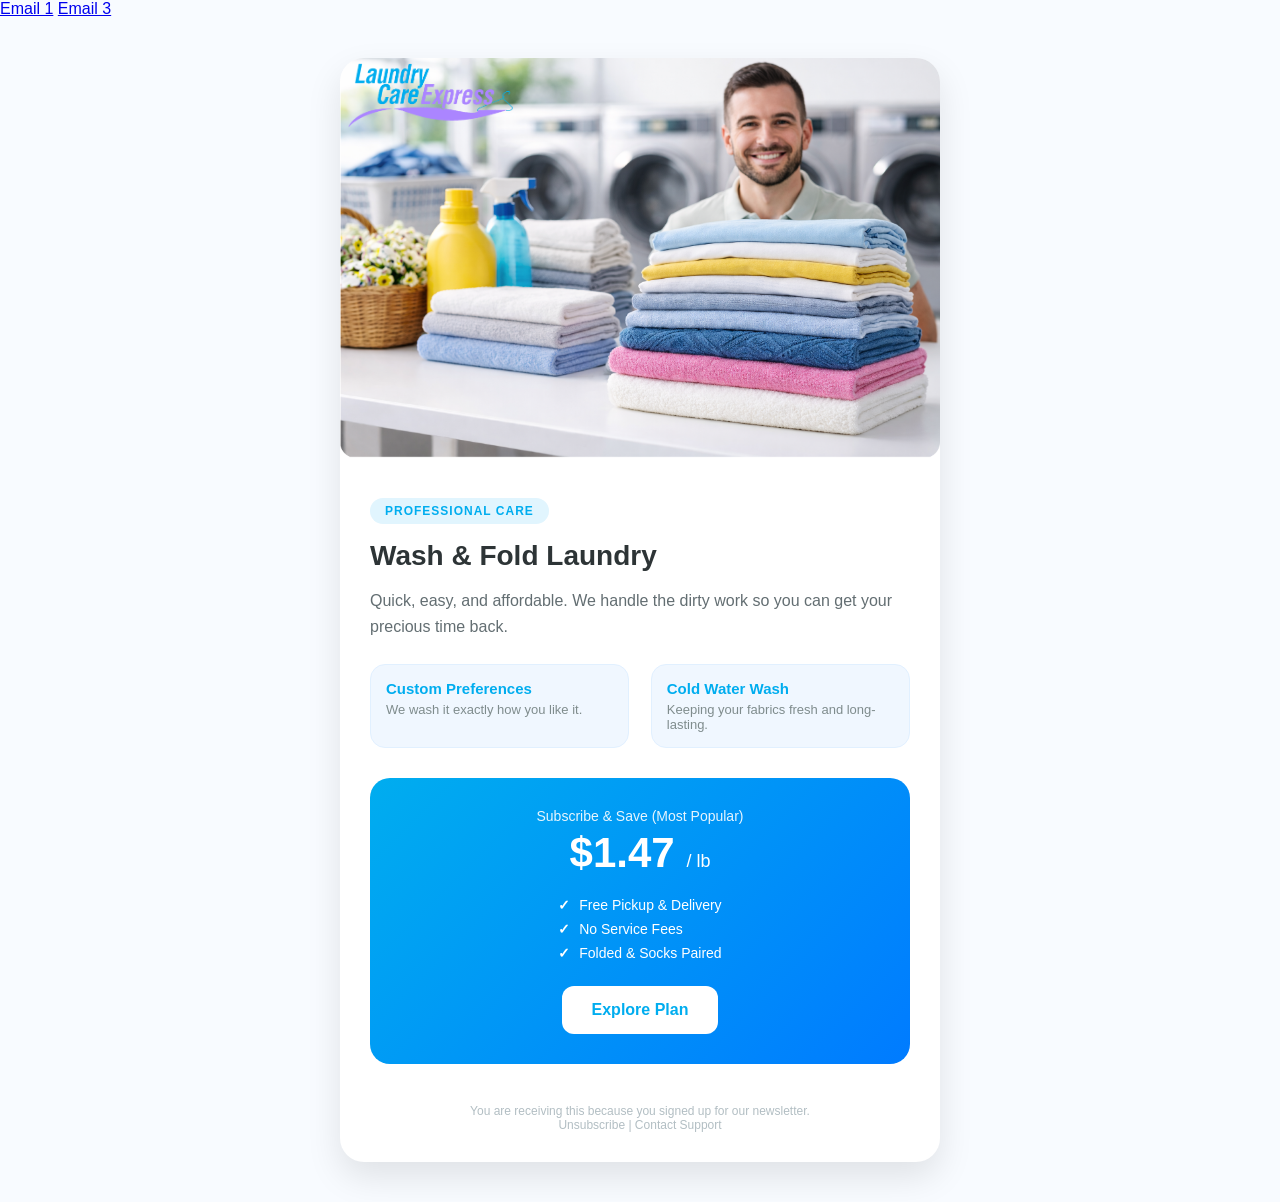
<file: email2.html>
<!DOCTYPE html
    PUBLIC "-//W3C//DTD XHTML 1.0 Transitional//EN" "http://www.w3.org/TR/xhtml1/DTD/xhtml1-transitional.dtd">
<html xmlns="http://www.w3.org/1999/xhtml">

<head>
    <meta http-equiv="Content-Type" content="text/html; charset=UTF-8" />
    <meta name="viewport" content="width=device-width, initial-scale=1.0" />
    <title>Premium Wash & Fold</title>
     <link href="https://fonts.googleapis.com/css2?family=Inter:wght@400;600;700&display=swap" rel="stylesheet">
    <style>
        /* RESET STYLES */
        body {
            margin: 0;
            padding: 0;
                 font-family: 'Inter', sans-serif;
            min-width: 100%;
            background-color: #f8fbff;
            font-family: 'Segoe UI', Helvetica, Arial, sans-serif;
        }

        table {
            border-spacing: 0;
            font-family: sans-serif;
            color: #2d3436;
        }

        td {
            padding: 0;
        }

        img {
            border: 0;
            max-width: 100%;
            height: auto;
            display: block;
        }
        .hero_email2{
            position: relative;
            border:#007bff ;
        }
        .email2_logo{
            position: absolute; 
            left: 0;
            top: 0;
            width: 180px;
        }

        /* MOBILE STYLES */
        @media screen and (max-width: 600px) {
            .wrapper {
                width: 100% !important;
            }

            .content-padding {
                padding: 20px !important;
            }

            .info-column {
                display: block !important;
                width: 100% !important;
                margin-bottom: 10px !important;
            }
        }
    </style>
</head>

<body>

    <div>
        <a href="index.html">Email 1</a>
        <a href="email3.html">Email 3</a>
    </div>
    <center
        style="width: 100%; table-layout: fixed; background-color: #f8fbff; padding-bottom: 40px; padding-top: 40px;">
        <div
            style="max-width: 600px; background-color: #ffffff; border-radius: 24px; overflow: hidden; box-shadow: 0 15px 35px rgba(0,0,0,0.1);">

            <table width="100%" cellpadding="0" cellspacing="0" border="0">
                <tr>
                    <td class="hero_email2">
                        <img src="./emailimage.png" alt="Laundry Service" width="600" style="width: 100%;" />
                        <img class="email2_logo" src="./logo.png" alt="">
                    </td>
                </tr>
            </table>

            <table width="100%" cellpadding="0" cellspacing="0" border="0">
                <tr>
                    <td class="content-padding" style="padding: 40px 30px;">

                        <table cellpadding="0" cellspacing="0" border="0" style="margin-bottom: 15px;">
                            <tr>
                                <td style="background-color: #e1f5fe; border-radius: 50px; padding: 6px 15px;">
                                    <p
                                        style="margin: 0; color: #00adef; font-size: 12px; font-weight: bold; text-transform: uppercase; letter-spacing: 1px;">
                                        Professional Care</p>
                                </td>
                            </tr>
                        </table>

                        <h1 style="margin: 0 0 15px 0; font-size: 28px; line-height: 1.2; color: #2d3436;">Wash & Fold
                            Laundry</h1>
                        <p style="margin: 0 0 25px 0; font-size: 16px; line-height: 1.6; color: #636e72;">Quick, easy,
                            and affordable. We handle the dirty work so you can get your precious time back.</p>

                        <table width="100%" cellpadding="0" cellspacing="0" border="0">
                            <tr>
                                <td class="info-column" width="48%" valign="top"
                                    style="background-color: #f0f7ff; border: 1px solid #e1f0ff; border-radius: 15px; padding: 15px;">
                                    <h4 style="margin: 0 0 5px 0; color: #00adef; font-size: 15px;">Custom Preferences
                                    </h4>
                                    <p style="margin: 0; font-size: 13px; color: #7f8c8d;">We wash it exactly how you
                                        like it.</p>
                                </td>
                                <td class="info-column" width="4%">&nbsp;</td>
                                <td class="info-column" width="48%" valign="top"
                                    style="background-color: #f0f7ff; border: 1px solid #e1f0ff; border-radius: 15px; padding: 15px;">
                                    <h4 style="margin: 0 0 5px 0; color: #00adef; font-size: 15px;">Cold Water Wash</h4>
                                    <p style="margin: 0; font-size: 13px; color: #7f8c8d;">Keeping your fabrics fresh
                                        and long-lasting.</p>
                                </td>
                            </tr>
                        </table>

                        <div style="height: 30px;">&nbsp;</div>

                        <table width="100%" cellpadding="0" cellspacing="0" border="0"
                            style="background: linear-gradient(135deg, #00adef 0%, #007bff 100%); background-color: #00adef; border-radius: 20px; text-align: center; color: #ffffff;">
                            <tr>
                                <td style="padding: 30px;">
                                    <p style="margin: 0 0 5px 0; font-size: 14px; opacity: 0.9;">Subscribe & Save (Most
                                        Popular)</p>
                                    <h2 style="margin: 0 0 20px 0; font-size: 42px; font-weight: 800;">$1.47 <span
                                            style="font-size: 18px; font-weight: normal;">/ lb</span></h2>

                                    <table align="center" style="margin-bottom: 25px;">
                                        <tr>
                                            <td
                                                style="padding-bottom: 8px; color: #ffffff; font-size: 14px; text-align: left;">
                                                <span style="font-weight: bold; margin-right: 5px;">✓</span> Free Pickup
                                                & Delivery
                                            </td>
                                        </tr>
                                        <tr>
                                            <td
                                                style="padding-bottom: 8px; color: #ffffff; font-size: 14px; text-align: left;">
                                                <span style="font-weight: bold; margin-right: 5px;">✓</span> No Service
                                                Fees
                                            </td>
                                        </tr>
                                        <tr>
                                            <td
                                                style="padding-bottom: 0; color: #ffffff; font-size: 14px; text-align: left;">
                                                <span style="font-weight: bold; margin-right: 5px;">✓</span> Folded &
                                                Socks Paired
                                            </td>
                                        </tr>
                                    </table>

                                    <table width="100%" cellpadding="0" cellspacing="0" border="0">
                                        <tr>
                                            <td>
                                                <a href="#"
                                                    style="background-color: #ffffff; color: #00adef; padding: 15px 30px; border-radius: 12px; text-decoration: none; font-weight: bold; display: inline-block;">Explore
                                                    Plan</a>
                                            </td>
                                        </tr>
                                    </table>
                                </td>
                            </tr>
                        </table>

                    </td>
                </tr>
            </table>

            <table width="100%" cellpadding="0" cellspacing="0" border="0">
                <tr>
                    <td style="padding: 0 30px 30px 30px; text-align: center;">
                        <p style="font-size: 12px; color: #b2bec3; margin: 0;">
                            You are receiving this because you signed up for our newsletter.<br>
                            Unsubscribe | Contact Support
                        </p>
                    </td>
                </tr>
            </table>
        </div>
    </center>
</body>

</html>
</file>
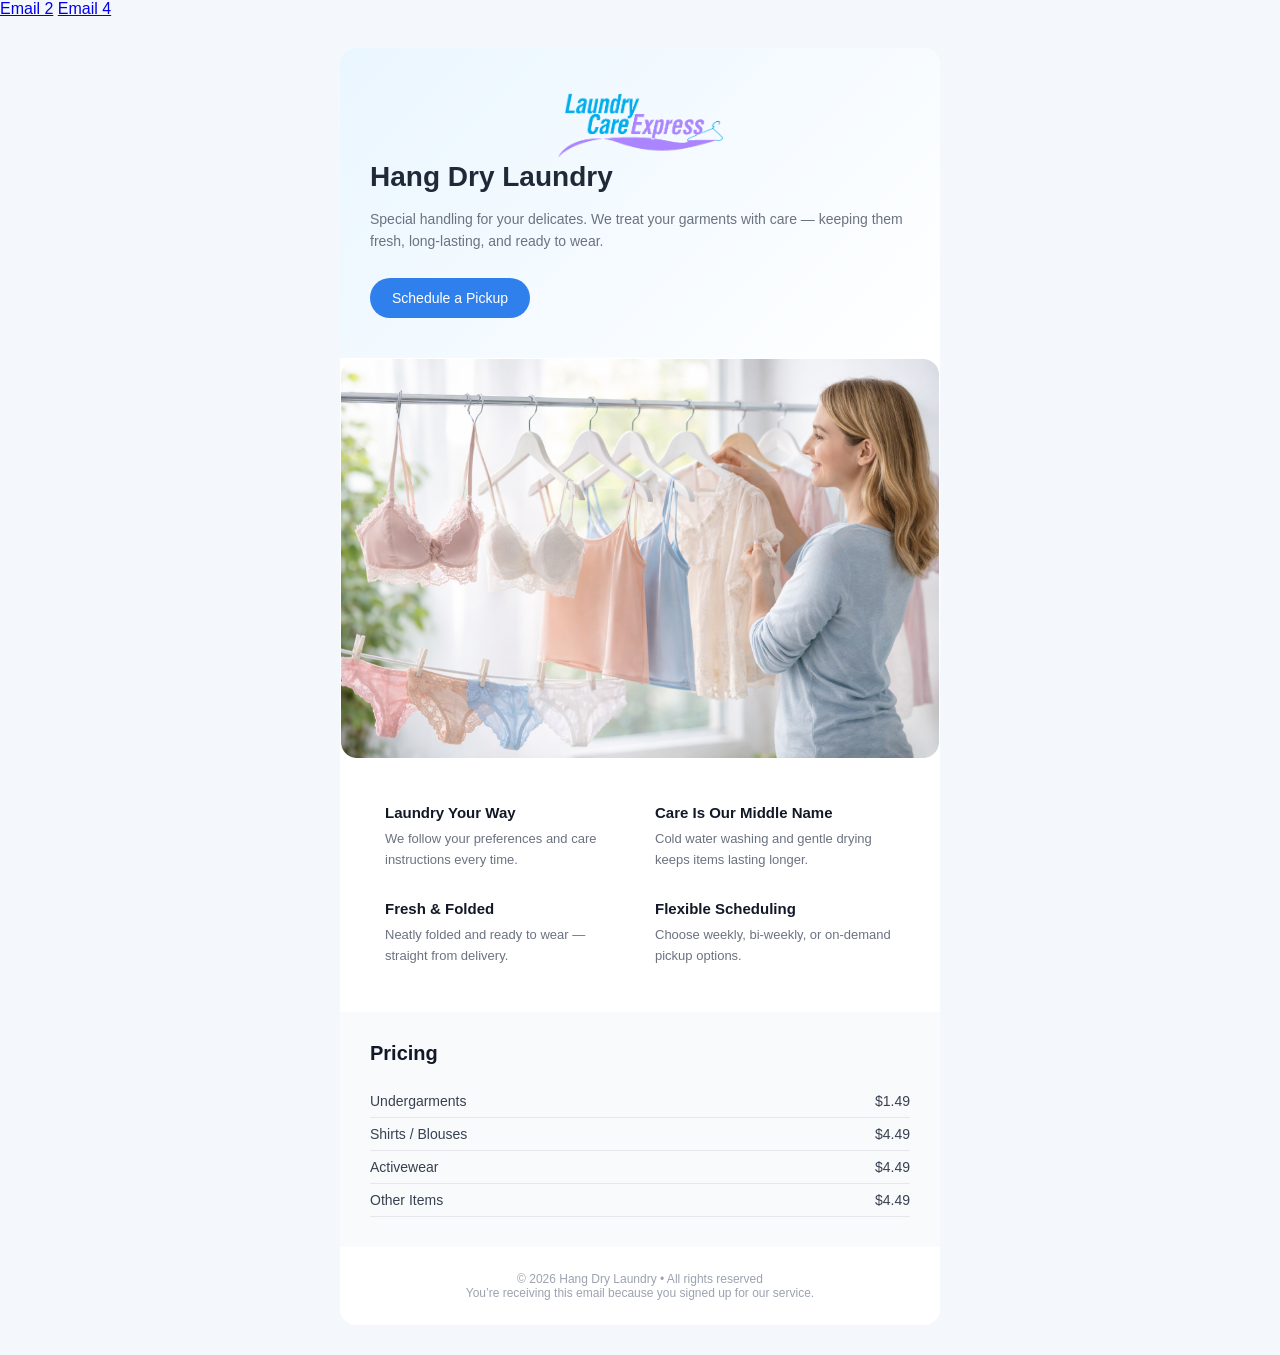
<file: email3.html>
<!DOCTYPE html>
<html>

<head>
  <meta charset="UTF-8">
  <title>Hang Dry Laundry</title>
  <meta name="viewport" content="width=device-width, initial-scale=1.0">
  <link href="https://fonts.googleapis.com/css2?family=Inter:wght@400;600;700&display=swap" rel="stylesheet">
  <style>
    body {
      margin: 0;
      font-family: 'Inter', sans-serif;
      padding: 0;
      background-color: #f4f7fb;
      font-family: Arial, Helvetica, sans-serif;
    }

    table {
      border-spacing: 0;
    }

    .wrapper {
      width: 100%;
      table-layout: fixed;
      background-color: #f4f7fb;
      padding: 30px 0;
    }

    .main {
      background-color: #ffffff;
      margin: 0 auto;
      width: 600px;
      border-radius: 16px;
      overflow: hidden;
    }

    .hero {
      background: linear-gradient(135deg, #eaf6ff, #ffffff);
      padding: 40px 30px;
      text-align: left;
    }

    .hero h1 {
      margin: 0 0 15px;
      font-size: 28px;
      color: #1f2937;
    }

    .hero p {
      margin: 0 0 25px;
      font-size: 14px;
      color: #6b7280;
      line-height: 1.6;
    }

    .btn {
      background-color: #2f80ed;
      color: #ffffff;
      text-decoration: none;
      padding: 12px 22px;
      border-radius: 50px;
      font-size: 14px;
      display: inline-block;
    }

    .image-section img {
      width: 100%;
      display: block;
    }

    .features {
      padding: 30px;
    }

    .feature-box {
      width: 50%;
      padding: 15px;
      vertical-align: top;
    }

    .feature-box h3 {
      margin: 0 0 8px;
      font-size: 15px;
      color: #111827;
    }

    .feature-box p {
      margin: 0;
      font-size: 13px;
      color: #6b7280;
      line-height: 1.6;
    }

    .pricing {
      background-color: #f9fafb;
      padding: 30px;
    }

    .pricing h2 {
      margin: 0 0 20px;
      font-size: 20px;
      color: #111827;
    }

    .price-row {
      border-bottom: 1px solid #e5e7eb;
      padding: 8px 0;
      font-size: 14px;
      color: #374151;
    }

    .footer {
      padding: 25px;
      text-align: center;
      font-size: 12px;
      color: #9ca3af;
    }

    .logo {
      width: 180px;
    }

    .logobox {
      display: flex;
      justify-content: center;
    }

    @media screen and (max-width: 600px) {
      .main {
        width: 95% !important;
      }

      .feature-box {
        width: 100% !important;
        display: block;
      }
    }
  </style>
</head>

<body>

  <div>
    <a href="email2.html">Email 2</a>
    <a href="email4.html">Email 4</a>
  </div>
  <center class="wrapper">
    <table class="main" width="100%">


      <!-- HERO -->
      <tr>
        <td class="hero">
          <div class="logobox">
            <img class="logo" src="./logo.png" alt="">
          </div>
          <h1>Hang Dry Laundry</h1>
          <p>
            Special handling for your delicates.
            We treat your garments with care — keeping them fresh, long-lasting, and ready to wear.
          </p>
          <a href="#" class="btn">Schedule a Pickup</a>
        </td>
      </tr>

      <!-- IMAGE -->
      <tr>
        <td class="image-section">
          <img src="./interior-train 2.png" alt="Laundry Service">
        </td>
      </tr>

      <!-- FEATURES -->
      <tr>
        <td class="features">
          <table width="100%">
            <tr>
              <td class="feature-box">
                <h3>Laundry Your Way</h3>
                <p>We follow your preferences and care instructions every time.</p>
              </td>
              <td class="feature-box">
                <h3>Care Is Our Middle Name</h3>
                <p>Cold water washing and gentle drying keeps items lasting longer.</p>
              </td>
            </tr>
            <tr>
              <td class="feature-box">
                <h3>Fresh & Folded</h3>
                <p>Neatly folded and ready to wear — straight from delivery.</p>
              </td>
              <td class="feature-box">
                <h3>Flexible Scheduling</h3>
                <p>Choose weekly, bi-weekly, or on-demand pickup options.</p>
              </td>
            </tr>
          </table>
        </td>
      </tr>

      <!-- PRICING -->
      <tr>
        <td class="pricing">
          <h2>Pricing</h2>

          <table width="100%">
            <tr>
              <td class="price-row">Undergarments</td>
              <td class="price-row" align="right">$1.49</td>
            </tr>
            <tr>
              <td class="price-row">Shirts / Blouses</td>
              <td class="price-row" align="right">$4.49</td>
            </tr>
            <tr>
              <td class="price-row">Activewear</td>
              <td class="price-row" align="right">$4.49</td>
            </tr>
            <tr>
              <td class="price-row">Other Items</td>
              <td class="price-row" align="right">$4.49</td>
            </tr>
          </table>

        </td>
      </tr>

      <!-- FOOTER -->
      <tr>
        <td class="footer">
          © 2026 Hang Dry Laundry • All rights reserved <br>
          You’re receiving this email because you signed up for our service.
        </td>
      </tr>

    </table>
  </center>

</body>

</html>
</file>
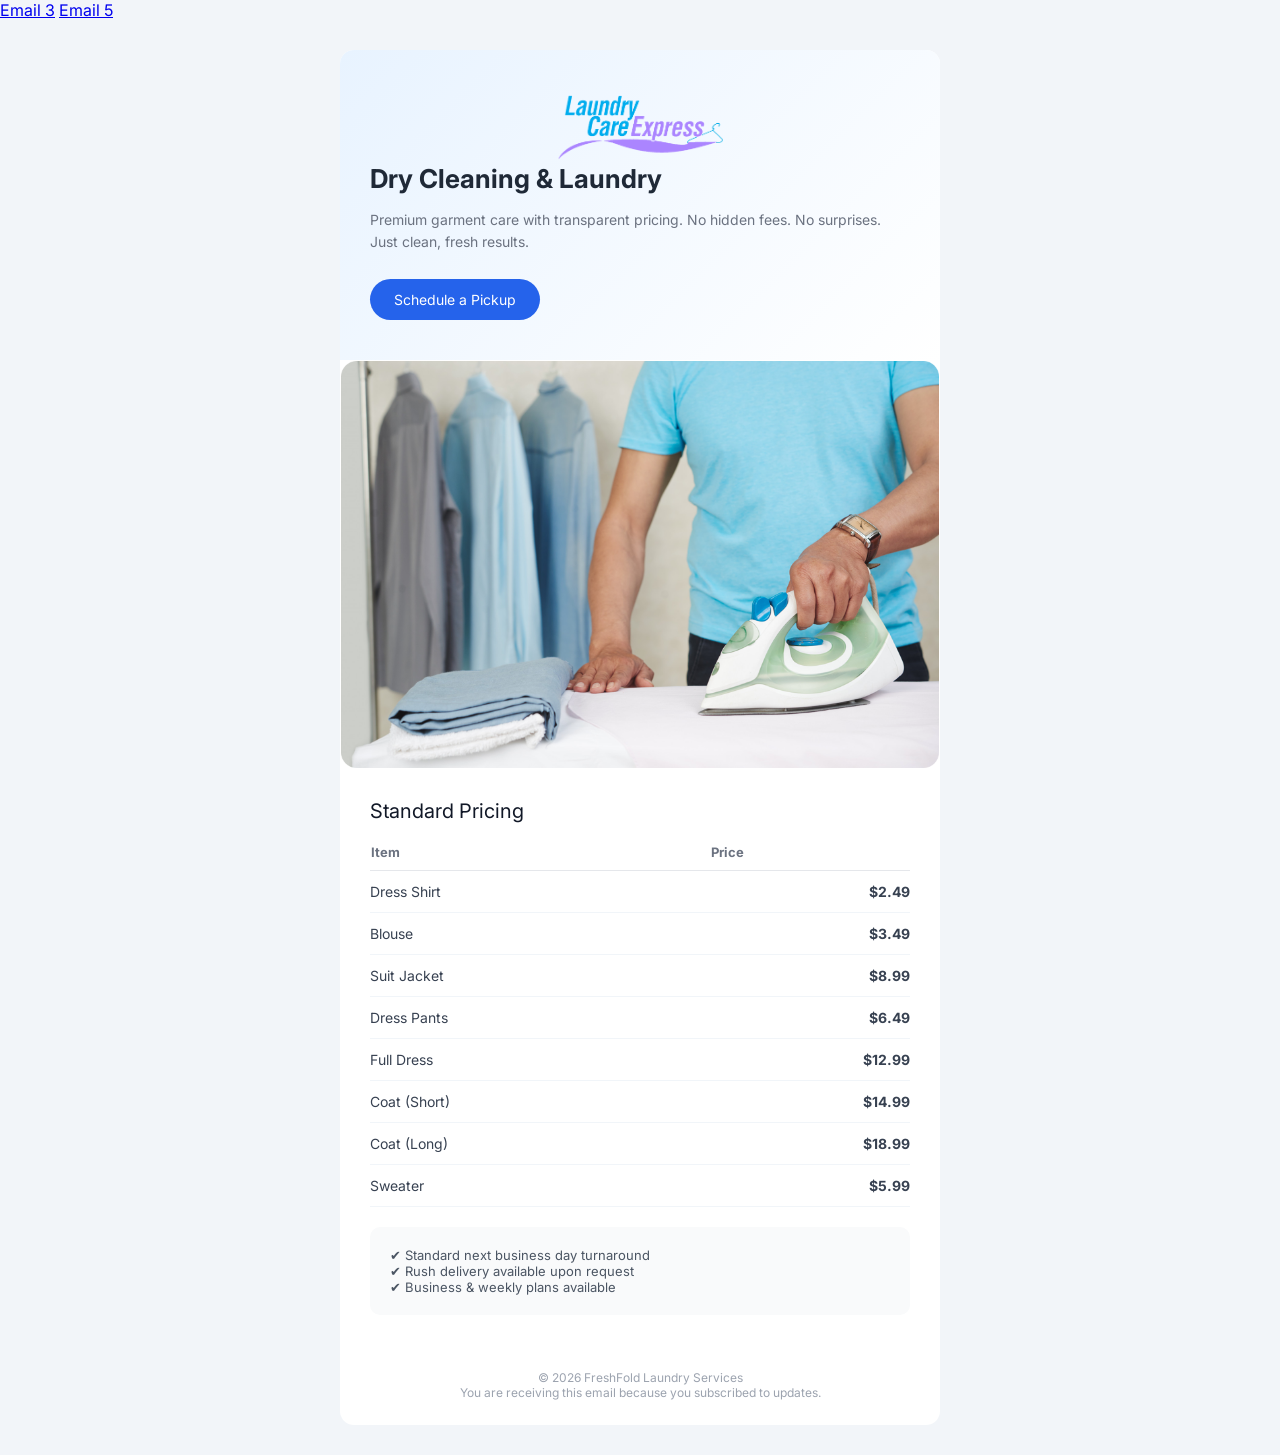
<file: email4.html>
<!DOCTYPE html>
<html>

<head>
  <meta charset="UTF-8">
  <title>Dry Cleaning & Laundry</title>
  <meta name="viewport" content="width=device-width, initial-scale=1.0">
   <link href="https://fonts.googleapis.com/css2?family=Inter:wght@400;600;700&display=swap" rel="stylesheet">
  <style>
    body {
      margin: 0;
      padding: 0;
      background-color: #f2f5f9;
      font-family: 'Inter', sans-serif;
    }

    table {
      border-spacing: 0;
    }

    .wrapper {
      width: 100%;
      table-layout: fixed;
      padding: 30px 0;
      background-color: #f2f5f9;
    }

    .container {
      width: 600px;
      margin: 0 auto;
      background-color: #ffffff;
      border-radius: 14px;
      overflow: hidden;
    }

    .header {
      background: linear-gradient(135deg, #e8f3ff, #ffffff);
      padding: 40px 30px;
    }

    .header h1 {
      margin: 0 0 15px;
      font-size: 26px;
      color: #1f2937;
    }

    .header p {
      margin: 0 0 25px;
      font-size: 14px;
      color: #6b7280;
      line-height: 1.6;
    }

    .btn {
      display: inline-block;
      padding: 12px 24px;
      background-color: #2563eb;
      color: #ffffff;
      text-decoration: none;
      font-size: 14px;
      border-radius: 50px;
    }

    .section {
      padding: 30px;
    }

    .section-title {
      font-size: 20px;
      margin-bottom: 20px;
      color: #111827;
    }

    .pricing-table {
      width: 100%;
      border-collapse: collapse;
    }

    .pricing-table th {
      text-align: left;
      font-size: 13px;
      color: #6b7280;
      padding-bottom: 10px;
      border-bottom: 1px solid #e5e7eb;
    }

    .pricing-table td {
      padding: 12px 0;
      font-size: 14px;
      color: #374151;
      border-bottom: 1px solid #f1f5f9;
    }

    .price {
      text-align: right;
      font-weight: bold;
      color: #111827;
    }

    .highlight {
      background-color: #f9fafb;
      border-radius: 10px;
      padding: 20px;
      margin-top: 20px;
      font-size: 13px;
      color: #4b5563;
    }

    .footer {
      padding: 25px;
      text-align: center;
      font-size: 12px;
      color: #9ca3af;
    }


    .image-section img {
      width: 100%;
      display: block;
    }

    .logobox {
      display: flex;
      justify-content: center;
    }

    .logo{
            width: 180px;
    }
    @media screen and (max-width: 600px) {
      .container {
        width: 95% !important;
      }
    }
  </style>
</head>

<body>

  <div>
    <a href="email3.html">Email 3</a>
    <a href="email5.html">Email 5</a>
  </div>

  <center class="wrapper">
    <table class="container">

      <!-- HEADER -->
      <tr>


        <td class="header">
          <div class="logobox">
            <img class="logo" src="./logo.png" alt="">
          </div>
          <h1>Dry Cleaning & Laundry</h1>
          <p>
            Premium garment care with transparent pricing.
            No hidden fees. No surprises. Just clean, fresh results.
          </p>
          <a href="#" class="btn">Schedule a Pickup</a>
        </td>
      </tr>


      <tr>
        <td class="image-section">
          <img src="./interior-train 2 (1).png" alt="Laundry Service">
        </td>
      </tr>

      <!-- PRICING SECTION -->
      <tr>
        <td class="section">
          <div class="section-title">Standard Pricing</div>

          <table class="pricing-table">
            <tr>
              <th>Item</th>
              <th class="price">Price</th>
            </tr>

            <tr>
              <td>Dress Shirt</td>
              <td class="price">$2.49</td>
            </tr>
            <tr>
              <td>Blouse</td>
              <td class="price">$3.49</td>
            </tr>
            <tr>
              <td>Suit Jacket</td>
              <td class="price">$8.99</td>
            </tr>
            <tr>
              <td>Dress Pants</td>
              <td class="price">$6.49</td>
            </tr>
            <tr>
              <td>Full Dress</td>
              <td class="price">$12.99</td>
            </tr>
            <tr>
              <td>Coat (Short)</td>
              <td class="price">$14.99</td>
            </tr>
            <tr>
              <td>Coat (Long)</td>
              <td class="price">$18.99</td>
            </tr>
            <tr>
              <td>Sweater</td>
              <td class="price">$5.99</td>
            </tr>
          </table>

          <div class="highlight">
            ✔ Standard next business day turnaround
            <br>
            ✔ Rush delivery available upon request
            <br>
            ✔ Business & weekly plans available
          </div>

        </td>
      </tr>

      <!-- FOOTER -->
      <tr>
        <td class="footer">
          © 2026 FreshFold Laundry Services <br>
          You are receiving this email because you subscribed to updates.
        </td>
      </tr>

    </table>
  </center>

</body>

</html>
</file>
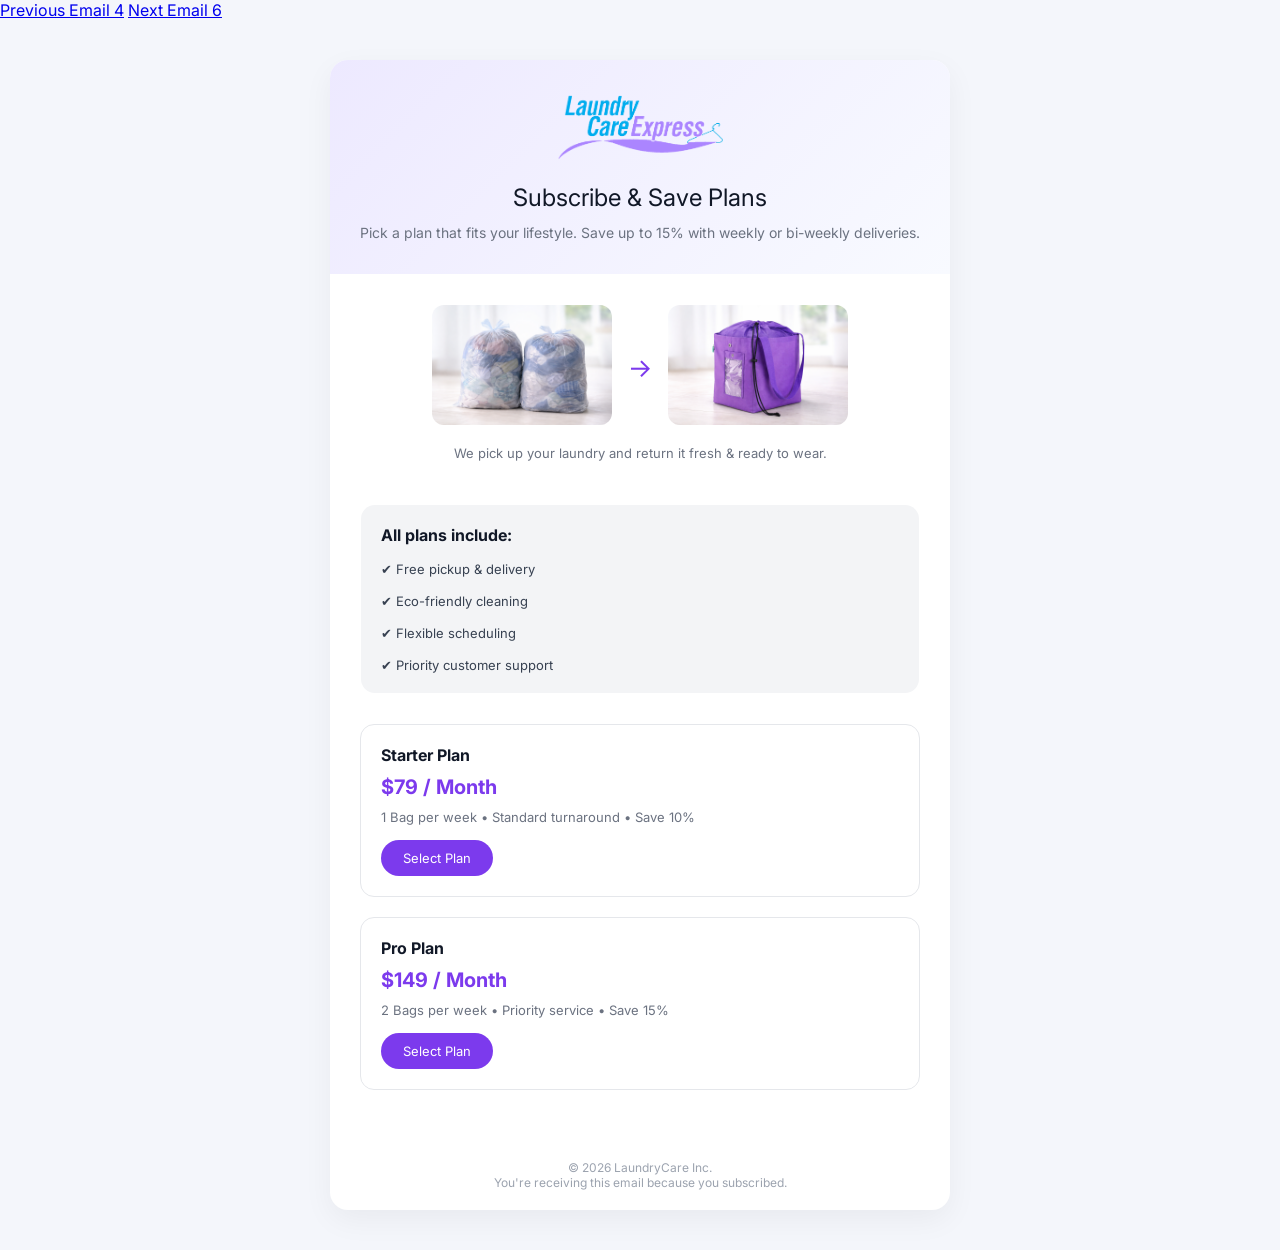
<file: email5.html>
<!DOCTYPE html>
<html>

<head>
  <meta charset="UTF-8">
  <meta name="viewport" content="width=device-width, initial-scale=1.0">
  <title>Subscribe & Save Plans</title>
 <link href="https://fonts.googleapis.com/css2?family=Inter:wght@400;600;700&display=swap" rel="stylesheet">
  <style>
    body {
      margin: 0;
      padding: 0;
      background: #f4f6fb;
        font-family: 'Inter', sans-serif;
    }

    table {
      border-spacing: 0;
    }

    .wrapper {
      width: 100%;
      padding: 40px 0;
    }

    .container {
      width: 620px;
      margin: 0 auto;
      background: #ffffff;
      border-radius: 18px;
      overflow: hidden;
      box-shadow: 0 10px 30px rgba(0, 0, 0, 0.05);
    }

    .header {
      background: linear-gradient(135deg, #ede9ff, #f8faff);
      padding: 30px;
      text-align: center;
    }

    .logo {
      font-size: 22px;
      font-weight: bold;
      color: #5b21b6;
      letter-spacing: 1px;
    }

    .title {
      font-size: 24px;
      margin: 15px 0 10px;
      color: #111827;
    }

    .subtitle {
      font-size: 14px;
      color: #6b7280;
      line-height: 1.6;
    }

    .process {
      padding: 30px;
      text-align: center;
    }

    .process img {
      width: 180px;
      border-radius: 12px;
    }

    .arrow {
      font-size: 26px;
      color: #7c3aed;
      padding: 0 15px;
    }

    .benefits {
      background: #f3f4f6;
      margin: 0 30px 30px;
      padding: 20px;
      border-radius: 14px;
      font-size: 13px;
      color: #374151;
    }

    .benefits h3 {
      margin-top: 0;
      font-size: 16px;
      color: #111827;
    }

    .plans {
      padding: 0 30px 30px;
    }

    .plan-card {
      border: 1px solid #e5e7eb;
      border-radius: 14px;
      padding: 20px;
      margin-bottom: 20px;
    }

    .plan-title {
      font-size: 16px;
      font-weight: bold;
      color: #111827;
    }

    .plan-price {
      font-size: 20px;
      color: #7c3aed;
      font-weight: bold;
      margin: 10px 0;
    }

    .plan-desc {
      font-size: 13px;
      color: #6b7280;
    }

    .btn {
      display: inline-block;
      margin-top: 15px;
      padding: 10px 22px;
      background: #7c3aed;
      color: #ffffff;
      text-decoration: none;
      border-radius: 30px;
      font-size: 13px;
    }

    .footer {
      text-align: center;
      padding: 20px;
      font-size: 12px;
      color: #9ca3af;
    }

    .logo_1 {
      width: 180px;
    }

    @media screen and (max-width:650px) {
      .container {
        width: 95% !important;
      }
    }
  </style>
</head>

<body>

  <div>
    <a href="email4.html">Previous Email 4</a>
    <a href="email6.html">Next Email 6</a>
  </div>

  <center class="wrapper">
    <table class="container">

      <!-- HEADER -->
      <tr>
        <td class="header">
          <div class="logo">
            <img class="logo_1" src="./logo.png" alt="">
          </div>
          <div class="title">Subscribe & Save Plans</div>
          <div class="subtitle">
            Pick a plan that fits your lifestyle. Save up to 15%
            with weekly or bi-weekly deliveries.
          </div>
        </td>
      </tr>

      <!-- PROCESS SECTION -->
      <tr>
        <td class="process">
          <table align="center">
            <tr>
              <td>
                <img src="./five_2.png" alt="Pickup Bag">
              </td>
              <td class="arrow">→</td>
              <td>
                <img src="./five_1.png" alt="Garment Care">
              </td>
            </tr>
          </table>
          <p style="font-size:13px;color:#6b7280;margin-top:15px;">
            We pick up your laundry and return it fresh & ready to wear.
          </p>
        </td>
      </tr>

      <!-- BENEFITS -->
      <tr>
        <td>
          <div class="benefits">
            <h3>All plans include:</h3>
            ✔ Free pickup & delivery<br><br>
            ✔ Eco-friendly cleaning<br><br>
            ✔ Flexible scheduling<br><br>
            ✔ Priority customer support
          </div>
        </td>
      </tr>

      <!-- PLANS -->
      <tr>
        <td class="plans">

          <div class="plan-card">
            <div class="plan-title">Starter Plan</div>
            <div class="plan-price">$79 / Month</div>
            <div class="plan-desc">
              1 Bag per week • Standard turnaround • Save 10%
            </div>
            <a href="#" class="btn">Select Plan</a>
          </div>

          <div class="plan-card">
            <div class="plan-title">Pro Plan</div>
            <div class="plan-price">$149 / Month</div>
            <div class="plan-desc">
              2 Bags per week • Priority service • Save 15%
            </div>
            <a href="#" class="btn">Select Plan</a>
          </div>

        </td>
      </tr>

      <!-- FOOTER -->
      <tr>
        <td class="footer">
          © 2026 LaundryCare Inc. <br>
          You're receiving this email because you subscribed.
        </td>
      </tr>

    </table>
  </center>

</body>

</html>
</file>
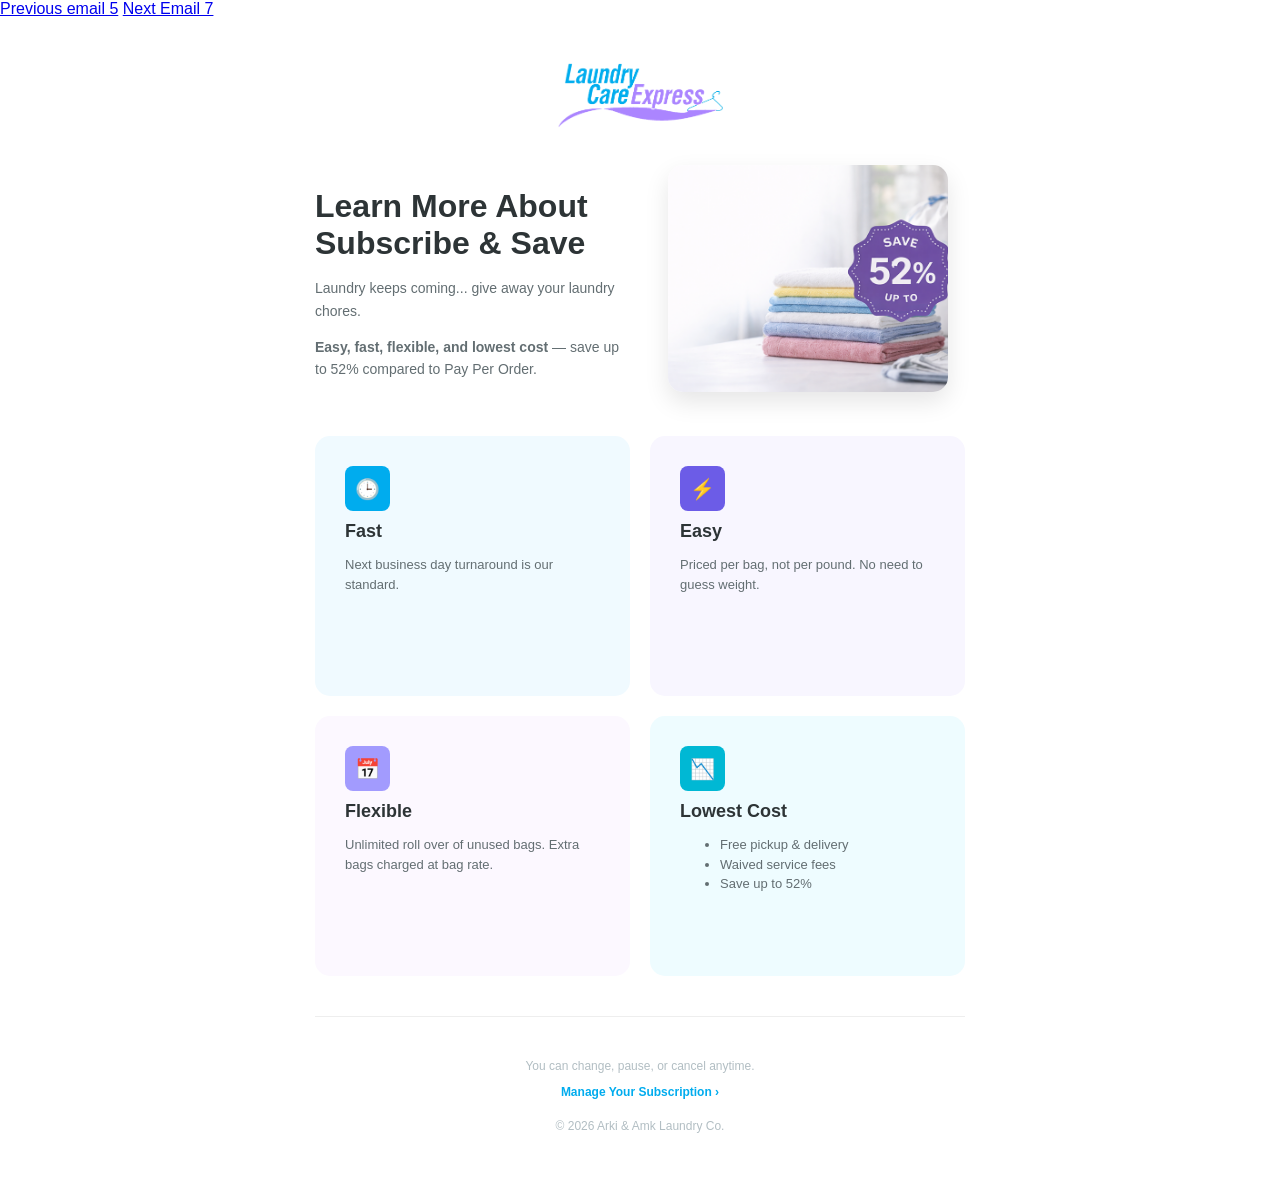
<file: email6.html>
<!DOCTYPE html>
<html lang="en">
<head>
<meta charset="UTF-8">
<meta name="viewport" content="width=device-width, initial-scale=1.0">
<title>Subscribe & Save - Arki & Amk</title>

<style>
body{
    margin:0;
    padding:0;
    font-family:'Segoe UI', Arial, sans-serif;
    background:#ffffff;
}

.container{
    max-width:650px;
    margin:20px auto;
    padding:20px;
}

.logo{
    text-align:center;
    margin-bottom:30px;
}

.hero{
    display:flex;
    align-items:center;
    gap:20px;
    margin-bottom:40px;
}

.hero-text{
    flex:1;
}

.hero-text h1{
    font-size:32px;
    margin-bottom:15px;
    color:#2d3436;
}

.hero-text p{
    color:#636e72;
    font-size:14px;
    line-height:1.6;
}

.hero-img{
    flex:1;
    text-align:center;
}

.hero-img img{
    width:100%;
    max-width:280px;
    border-radius:15px;
    box-shadow:0 10px 25px rgba(0,0,0,0.1);
}

.cards{
    display:grid;
    grid-template-columns:repeat(2,1fr);
    gap:20px;
    margin-bottom:40px;
}

.card{
    border-radius:15px;
    padding:30px;   /* 🔥 Proper Padding Added */
    min-height:200px;
}

.card h3{
    margin-top:10px;
    margin-bottom:10px;
    font-size:18px;
    color:#2d3436;
}

.card p, .card ul{
    font-size:13px;
    color:#636e72;
    line-height:1.5;
}

.icon{
    width:45px;
    height:45px;
    border-radius:8px;
    display:flex;
    align-items:center;
    justify-content:center;
    color:white;
    font-size:20px;
}

.fast{ background:#f0faff; }
.easy{ background:#f8f6ff; }
.flexible{ background:#fcf8ff; }
.lowest{ background:#eefcff; }

.fast .icon{ background:#00acee; }
.easy .icon{ background:#6c5ce7; }
.flexible .icon{ background:#a29bfe; }
.lowest .icon{ background:#00b8d4; }

.footer{
    text-align:center;
    border-top:1px solid #eeeeee;
    padding-top:30px;
    font-size:12px;
    color:#b2bec3;
}

.footer a{
    color:#00acee;
    text-decoration:none;
    font-weight:bold;
}

/* Responsive */
@media(max-width:600px){
    .hero{
        flex-direction:column;
        text-align:center;
    }

    .cards{
        grid-template-columns:1fr;
    }
}
</style>
</head>

<body>
<div>
    <a href="email5.html">Previous email 5</a>

    <a href="email7.html">Next Email 7</a>
</div>
<div class="container">

    <div class="logo">
        <img src="./logo.png" width="180" alt="Logo">
    </div>

    <div class="hero">
        <div class="hero-text">
            <h1>Learn More About<br>Subscribe & Save</h1>
            <p>Laundry keeps coming... give away your laundry chores.</p>
            <p><b>Easy, fast, flexible, and lowest cost</b> — save up to 52% compared to Pay Per Order.</p>
        </div>
        <div class="hero-img">
            <img src="./ImageWithFallback.png" alt="Discount">
        </div>
    </div>

    <div class="cards">

        <div class="card fast">
            <div class="icon">🕒</div>
            <h3>Fast</h3>
            <p>Next business day turnaround is our standard.</p>
        </div>

        <div class="card easy">
            <div class="icon">⚡</div>
            <h3>Easy</h3>
            <p>Priced per bag, not per pound. No need to guess weight.</p>
        </div>

        <div class="card flexible">
            <div class="icon">📅</div>
            <h3>Flexible</h3>
            <p>Unlimited roll over of unused bags. Extra bags charged at bag rate.</p>
        </div>

        <div class="card lowest">
            <div class="icon">📉</div>
            <h3>Lowest Cost</h3>
            <ul>
                <li>Free pickup & delivery</li>
                <li>Waived service fees</li>
                <li>Save up to 52%</li>
            </ul>
        </div>

    </div>

    <div class="footer">
        <p>You can change, pause, or cancel anytime.</p>
        <a href="#">Manage Your Subscription ›</a>
        <p style="margin-top:20px;">© 2026 Arki & Amk Laundry Co.</p>
    </div>

</div>

</body>
</html>
</file>
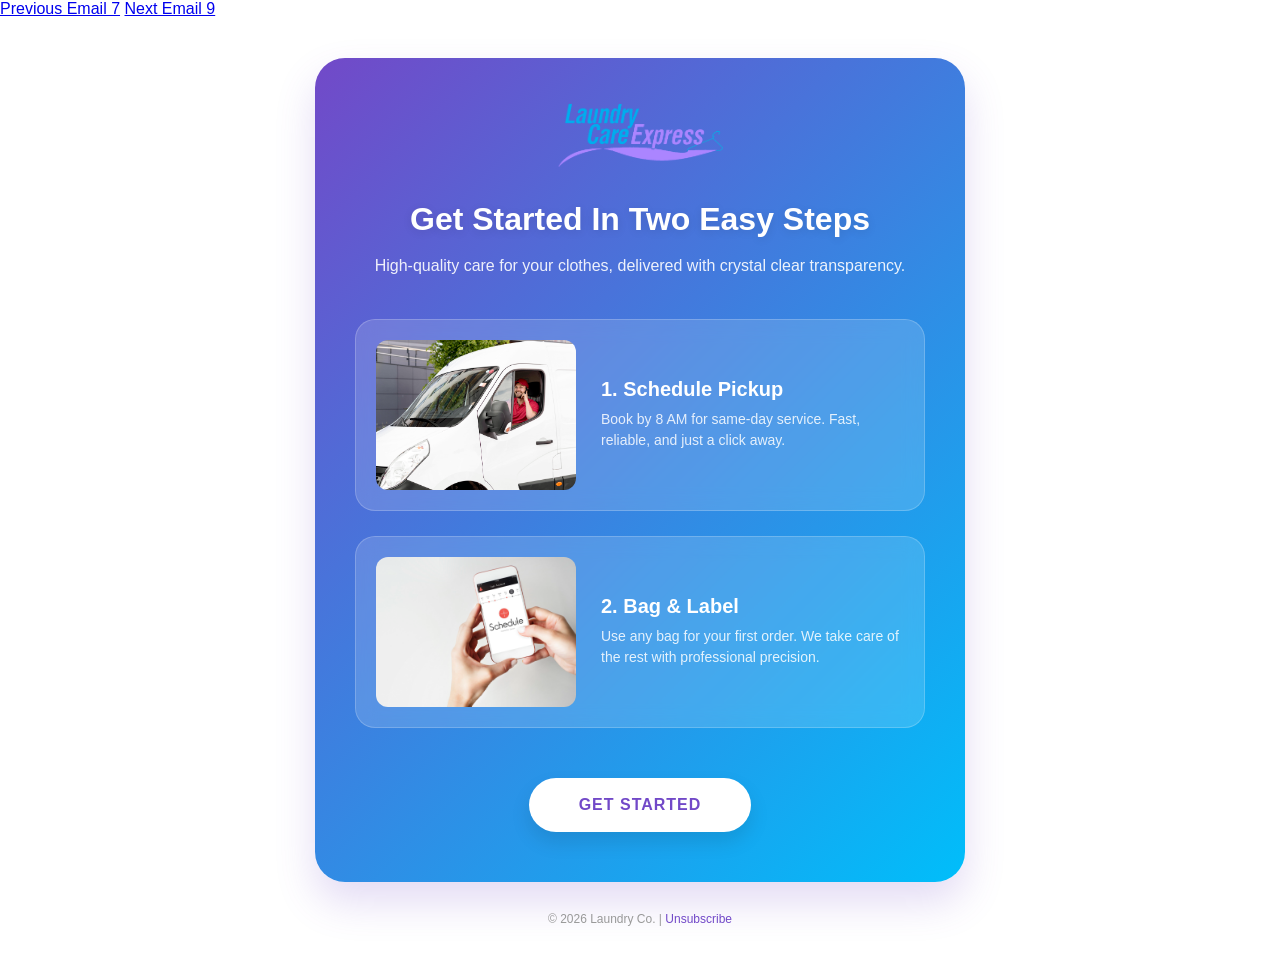
<file: email8.html>
<!DOCTYPE html>
<html lang="bn">

<head>
    <meta charset="UTF-8">
    <meta name="viewport" content="width=device-width, initial-scale=1.0">
    <title>Glassmorphism Laundry Template</title>
    <link href="https://fonts.googleapis.com/css2?family=Inter:wght@400;600;700&display=swap" rel="stylesheet">
    <style>
        body {
            font-family: 'Inter', sans-serif;
        }

        @media screen and (max-width: 600px) {
            .container {
                width: 95% !important;
            }

            .col-stack {
                display: block !important;
                width: 100% !important;
                text-align: center !important;
            }

            .image-fixed {
                width: 100% !important;
                height: 180px !important;
                margin-bottom: 15px;
            }

            .padding-left-zero {
                padding-left: 0 !important;
            }

            .hero-title {
                font-size: 24px !important;
            }
        }
    </style>
</head>

<body style="margin: 0; padding: 0; background-color: #ffffff; font-family: 'Segoe UI', Arial, sans-serif;">
    <div>
        <a href="email7.html">Previous Email 7</a>
        <a href="email9.html">Next Email 9</a>
    </div>


    <table border="0" cellpadding="0" cellspacing="0" width="100%">
        <tr>
            <td align="center" style="padding: 40px 10px;">

                <table class="container" border="0" cellpadding="0" cellspacing="0" width="650"
                    style="background: linear-gradient(135deg, #7249c8 0%, #00befa 100%); border-radius: 30px; overflow: hidden; box-shadow: 0 20px 40px rgba(114, 73, 200, 0.2);">

                    <tr>
                    <tr>
                        <td align="center" style="padding: 40px 0 10px 0;">
                            <img src="./logo.png" alt="Logo" width="180"
                                style="display: block; border: 0; outline: none; text-decoration: none;">
                        </td>
                    </tr>
        </tr>

        <tr>
            <td align="center" style="padding: 20px 40px 30px 40px;">
                <h1 class="hero-title"
                    style="margin: 0; color: #ffffff; font-size: 32px; font-weight: 800; text-shadow: 0 2px 10px rgba(0,0,0,0.1);">
                    Get Started In Two Easy Steps</h1>
                <p style="margin: 15px 0 0 0; color: #ffffff; font-size: 16px; line-height: 1.6; opacity: 0.9;">
                    High-quality care for your clothes, delivered with crystal clear transparency.
                </p>
            </td>
        </tr>

        <tr>
            <td style="padding: 10px 40px;">

                <table border="0" cellpadding="0" cellspacing="0" width="100%"
                    style="margin-bottom: 25px; background: rgba(255, 255, 255, 0.15); backdrop-filter: blur(10px); -webkit-backdrop-filter: blur(10px); border: 1px solid rgba(255, 255, 255, 0.2); border-radius: 20px; padding: 20px;">
                    <tr>
                        <td class="col-stack" width="200" valign="middle">
                            <img src="./email8_1.png" class="image-fixed" alt="Step 1" width="200" height="150"
                                style="display: block; border-radius: 12px; object-fit: cover; background: #ffffff;">
                        </td>
                        <td class="col-stack padding-left-zero" valign="middle" style="padding-left: 25px;">
                            <h3 style="margin: 0 0 8px 0; color: #ffffff; font-size: 20px;">1. Schedule
                                Pickup</h3>
                            <p style="margin: 0; color: #ffffff; font-size: 14px; line-height: 1.5; opacity: 0.85;">
                                Book by 8 AM for same-day service. Fast, reliable, and just a click away.
                            </p>
                        </td>
                    </tr>
                </table>

                <table border="0" cellpadding="0" cellspacing="0" width="100%"
                    style="margin-bottom: 30px; background: rgba(255, 255, 255, 0.15); backdrop-filter: blur(10px); -webkit-backdrop-filter: blur(10px); border: 1px solid rgba(255, 255, 255, 0.2); border-radius: 20px; padding: 20px;">
                    <tr>
                        <td class="col-stack" width="200" valign="middle">
                            <img src="./email8_2.png" class="image-fixed" alt="Step 2" width="200" height="150"
                                style="display: block; border-radius: 12px; object-fit: cover; background: #ffffff;">
                        </td>
                        <td class="col-stack padding-left-zero" valign="middle" style="padding-left: 25px;">
                            <h3 style="margin: 0 0 8px 0; color: #ffffff; font-size: 20px;">2. Bag & Label
                            </h3>
                            <p style="margin: 0; color: #ffffff; font-size: 14px; line-height: 1.5; opacity: 0.85;">
                                Use any bag for your first order. We take care of the rest with professional
                                precision.
                            </p>
                        </td>
                    </tr>
                </table>

            </td>
        </tr>

        <tr>
            <td align="center" style="padding: 10px 40px 50px 40px;">
                <a href="#"
                    style="background-color: #ffffff; color: #7249c8; padding: 18px 50px; text-decoration: none; border-radius: 50px; font-weight: bold; font-size: 16px; display: inline-block; box-shadow: 0 10px 20px rgba(0,0,0,0.1); letter-spacing: 1px;">GET
                    STARTED</a>
            </td>
        </tr>

    </table>

    <p style="margin-top: 30px; color: #999999; font-size: 12px;">
        &copy; 2026 Laundry Co. | <a href="#" style="color: #7249c8; text-decoration: none;">Unsubscribe</a>
    </p>

    </td>
    </tr>
    </table>
</body>

</html>
</file>
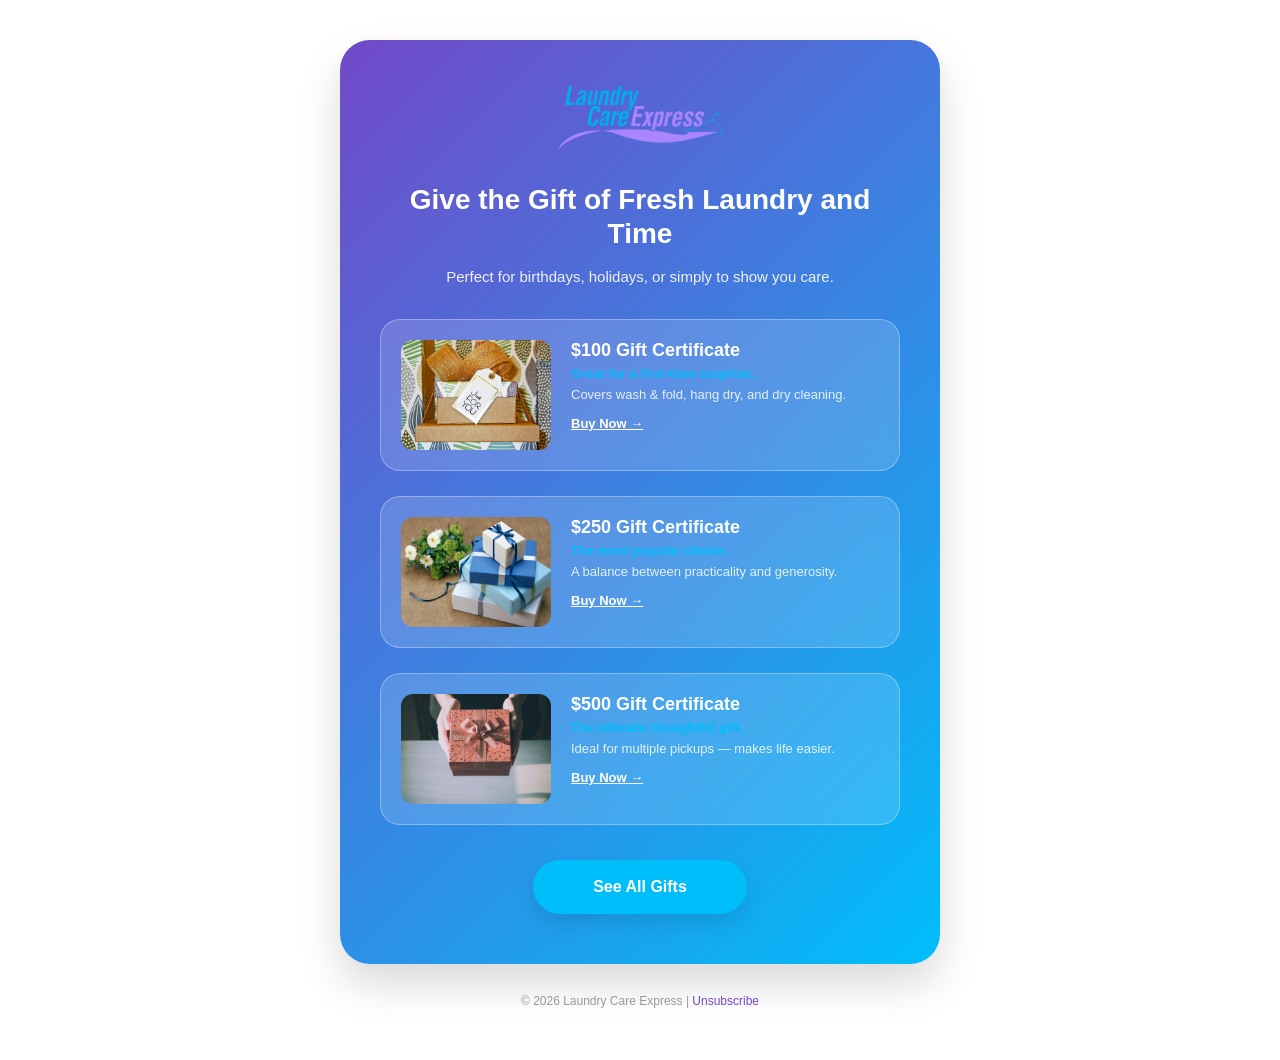
<file: email9.html>
<!DOCTYPE html>
<html lang="bn">

<head>
    <meta charset="UTF-8">
    <meta name="viewport" content="width=device-width, initial-scale=1.0">
    <title>Gift Certificate Email</title>
    <style>
        @media screen and (max-width: 600px) {
            .container { width: 95% !important; }
            .hero-title { font-size: 24px !important; }
            .card-table { padding: 15px !important; }
        }
    </style>
</head>

<body style="margin: 0; padding: 0; background-color: #ffffff; font-family: 'Segoe UI', Arial, sans-serif;">

    <table border="0" cellpadding="0" cellspacing="0" width="100%">
        <tr>
            <td align="center" style="padding: 40px 10px;">

                <table class="container" border="0" cellpadding="0" cellspacing="0" width="600"
                    style="background: linear-gradient(135deg, #7249c8 0%, #00befa 100%); border-radius: 30px; overflow: hidden; box-shadow: 0 20px 40px rgba(0,0,0,0.15);">
                    
                    <tr>
                        <td align="center" style="padding: 40px 0 10px 0;">
                            <img src="./logo.png" alt="Logo" width="180" style="display: block; border: 0;">
                        </td>
                    </tr>

                    <tr>
                        <td align="center" style="padding: 20px 40px 30px 40px;">
                            <h1 class="hero-title" style="margin: 0; color: #ffffff; font-size: 28px; font-weight: 800; line-height: 1.2;">Give the Gift of Fresh Laundry and Time</h1>
                            <p style="margin: 15px auto 0; color: #ffffff; font-size: 15px; line-height: 1.6; opacity: 0.9;">
                                Perfect for birthdays, holidays, or simply to show you care.
                            </p>
                        </td>
                    </tr>

                    <tr>
                        <td class="card-table" style="padding: 0 40px;">

                            <table border="0" cellpadding="0" cellspacing="0" width="100%" style="margin-bottom: 25px; background: rgba(255, 255, 255, 0.15); backdrop-filter: blur(10px); -webkit-backdrop-filter: blur(10px); border: 1px solid rgba(255, 255, 255, 0.3); border-radius: 20px; overflow: hidden;">
                                <tr>
                                    <td valign="middle" style="padding: 20px;">
                                        <table border="0" cellpadding="0" cellspacing="0" width="100%">
                                            <tr>
                                                <td width="150" style="padding-right: 20px;">
                                                    <img src="./card1.jpg" alt="$100" width="150" height="110" style="display: block; border-radius: 12px; object-fit: cover;">
                                                </td>
                                                <td valign="top">
                                                    <h3 style="margin: 0; color: #ffffff; font-size: 18px;">$100 Gift Certificate</h3>
                                                    <p style="margin: 5px 0; color: #00befa; font-weight: bold; font-size: 13px;">Great for a first-time surprise.</p>
                                                    <p style="margin: 0; color: #ffffff; font-size: 13px; opacity: 0.85; line-height: 1.4;">Covers wash & fold, hang dry, and dry cleaning.</p>
                                                    <a href="#" style="display: inline-block; margin-top: 12px; color: #ffffff; text-decoration: underline; font-weight: bold; font-size: 13px;">Buy Now &rarr;</a>
                                                </td>
                                            </tr>
                                        </table>
                                    </td>
                                </tr>
                            </table>

                            <table border="0" cellpadding="0" cellspacing="0" width="100%" style="margin-bottom: 25px; background: rgba(255, 255, 255, 0.15); backdrop-filter: blur(10px); -webkit-backdrop-filter: blur(10px); border: 1px solid rgba(255, 255, 255, 0.3); border-radius: 20px; overflow: hidden;">
                                <tr>
                                    <td valign="middle" style="padding: 20px;">
                                        <table border="0" cellpadding="0" cellspacing="0" width="100%">
                                            <tr>
                                                <td width="150" style="padding-right: 20px;">
                                                    <img src="./card2.jpg" alt="$250" width="150" height="110" style="display: block; border-radius: 12px; object-fit: cover;">
                                                </td>
                                                <td valign="top">
                                                    <h3 style="margin: 0; color: #ffffff; font-size: 18px;">$250 Gift Certificate</h3>
                                                    <p style="margin: 5px 0; color: #00befa; font-weight: bold; font-size: 13px;">The most popular choice.</p>
                                                    <p style="margin: 0; color: #ffffff; font-size: 13px; opacity: 0.85; line-height: 1.4;">A balance between practicality and generosity.</p>
                                                    <a href="#" style="display: inline-block; margin-top: 12px; color: #ffffff; text-decoration: underline; font-weight: bold; font-size: 13px;">Buy Now &rarr;</a>
                                                </td>
                                            </tr>
                                        </table>
                                    </td>
                                </tr>
                            </table>

                            <table border="0" cellpadding="0" cellspacing="0" width="100%" style="margin-bottom: 25px; background: rgba(255, 255, 255, 0.15); backdrop-filter: blur(10px); -webkit-backdrop-filter: blur(10px); border: 1px solid rgba(255, 255, 255, 0.3); border-radius: 20px; overflow: hidden;">
                                <tr>
                                    <td valign="middle" style="padding: 20px;">
                                        <table border="0" cellpadding="0" cellspacing="0" width="100%">
                                            <tr>
                                                <td width="150" style="padding-right: 20px;">
                                                    <img src="./card3.jpg" alt="$500" width="150" height="110" style="display: block; border-radius: 12px; object-fit: cover;">
                                                </td>
                                                <td valign="top">
                                                    <h3 style="margin: 0; color: #ffffff; font-size: 18px;">$500 Gift Certificate</h3>
                                                    <p style="margin: 5px 0; color: #00befa; font-weight: bold; font-size: 13px;">The ultimate thoughtful gift.</p>
                                                    <p style="margin: 0; color: #ffffff; font-size: 13px; opacity: 0.85; line-height: 1.4;">Ideal for multiple pickups — makes life easier.</p>
                                                    <a href="#" style="display: inline-block; margin-top: 12px; color: #ffffff; text-decoration: underline; font-weight: bold; font-size: 13px;">Buy Now &rarr;</a>
                                                </td>
                                            </tr>
                                        </table>
                                    </td>
                                </tr>
                            </table>

                        </td>
                    </tr>

                    <tr>
                        <td align="center" style="padding: 10px 40px 50px 40px;">
                            <a href="#" style="background-color: #00befa; color: #ffffff; padding: 18px 60px; text-decoration: none; border-radius: 50px; font-weight: bold; font-size: 16px; display: inline-block; box-shadow: 0 10px 20px rgba(0,0,0,0.1);">See All Gifts</a>
                        </td>
                    </tr>

                </table>

                <p style="margin-top: 30px; color: #999999; font-size: 12px;">
                    &copy; 2026 Laundry Care Express | <a href="#" style="color: #7249c8; text-decoration: none;">Unsubscribe</a>
                </p>

            </td>
        </tr>
    </table>
</body>

</html>
</file>
